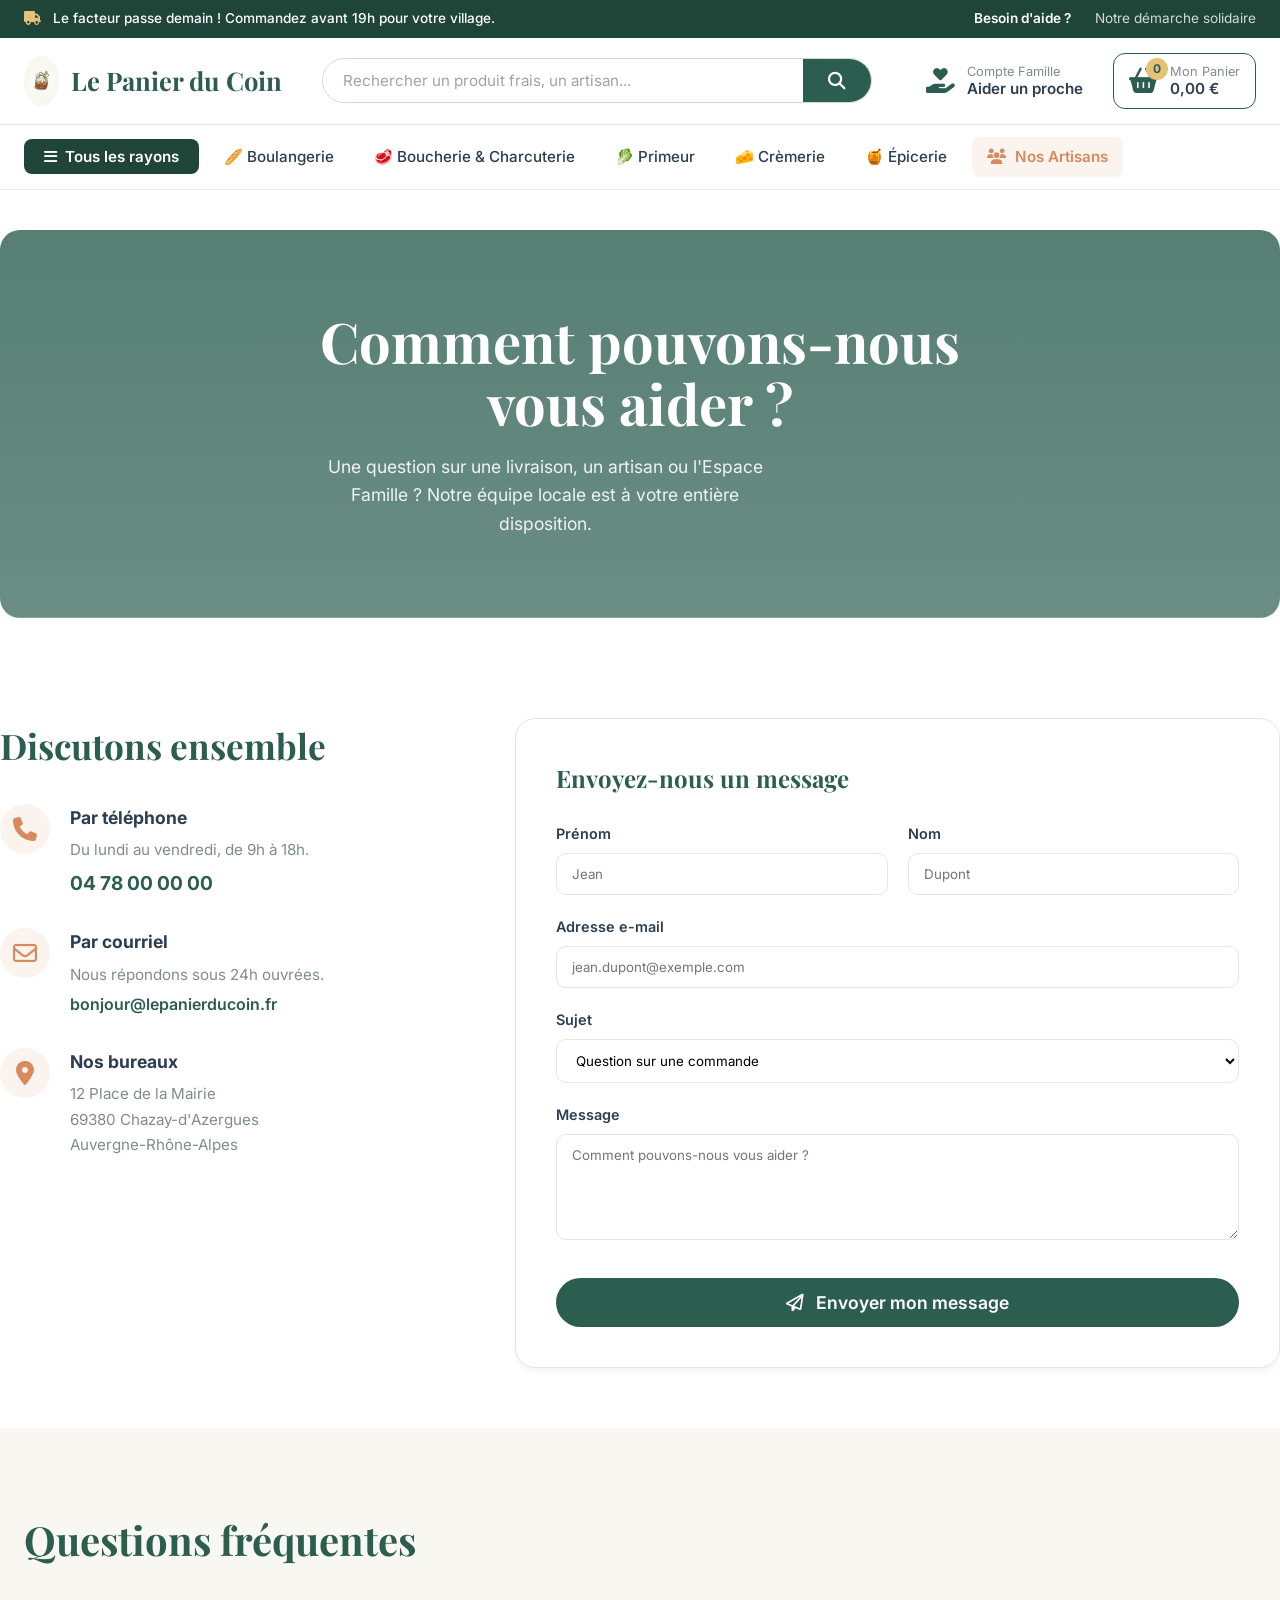
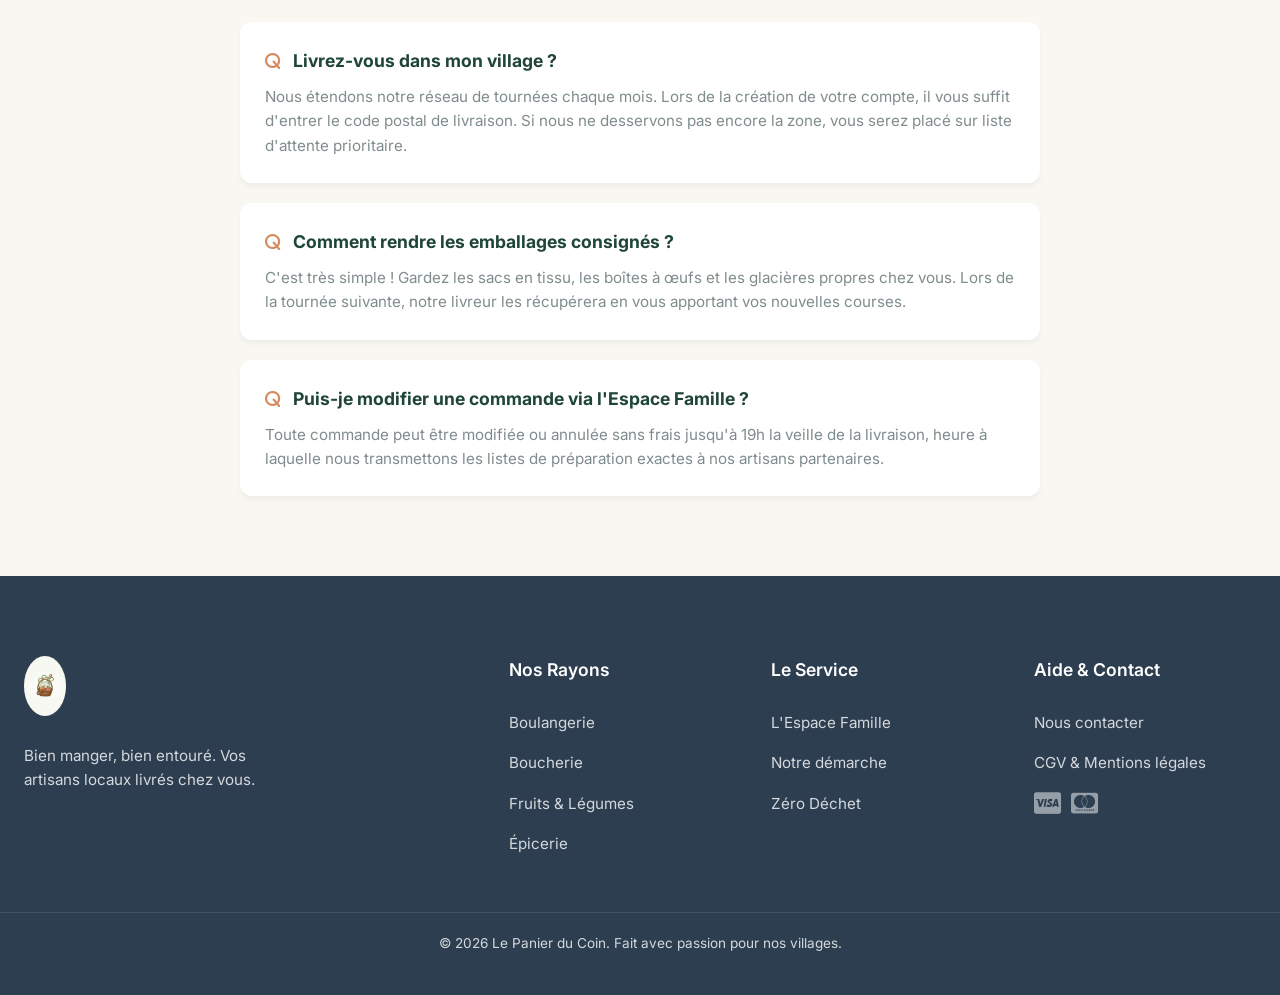
<file: contact.html>
<!DOCTYPE html>
<html lang="fr">
<head>
    <meta charset="UTF-8">
    <meta name="viewport" content="width=device-width, initial-scale=1.0">
    <title>Contact & Aide | Le Panier du Coin</title>
    <link href="https://fonts.googleapis.com/css2?family=Inter:wght@400;500;600;700&family=Playfair+Display:wght@600;700&display=swap" rel="stylesheet">
    <link rel="stylesheet" href="https://cdnjs.cloudflare.com/ajax/libs/font-awesome/6.4.0/css/all.min.css">
    <link rel="stylesheet" href="style.css">
</head>
<body>

    <div class="top-bar">
        <div class="container top-bar-content">
            <div class="top-bar-left">
                <span><i class="fa-solid fa-truck"></i> Le facteur passe demain ! Commandez avant 19h pour votre village.</span>
            </div>
            <div class="top-bar-right">
                <a href="contact.html" style="color: var(--white); font-weight: 600;">Besoin d'aide ?</a>
                <a href="concept.html">Notre démarche solidaire</a>
            </div>
        </div>
    </div>

    <header class="main-header">
        <div class="container header-content">
            <a href="index.html" class="brand-logo">
                <img src="logo.png" alt="Logo Le Panier du Coin">
                <span class="brand-name">Le Panier du Coin</span>
            </a>

            <div class="search-bar">
                <input type="text" placeholder="Rechercher un produit frais, un artisan...">
                <button type="button" onclick="window.location.href='boutique.html'"><i class="fa-solid fa-magnifying-glass"></i></button>
            </div>

            <div class="user-actions">
                <button class="action-btn" onclick="window.location.href='famille.html'">
                    <i class="fa-solid fa-hand-holding-heart"></i>
                    <div class="action-text">
                        <span>Compte Famille</span>
                        <strong>Aider un proche</strong>
                    </div>
                </button>
                <button class="action-btn cart-btn" onclick="window.location.href='panier.html'">
                    <div class="cart-icon-wrapper">
                        <i class="fa-solid fa-basket-shopping"></i>
                        <span class="cart-badge">0</span>
                    </div>
                    <div class="action-text">
                        <span>Mon Panier</span>
                        <strong>0,00 €</strong>
                    </div>
                </button>
            </div>
        </div>
    </header>

    <nav class="category-nav">
        <div class="container nav-links">
            <button class="all-categories-btn" onclick="window.location.href='boutique.html'"><i class="fa-solid fa-bars"></i> Tous les rayons</button>
            <a href="boutique.html">🥖 Boulangerie</a>
            <a href="boutique.html">🥩 Boucherie & Charcuterie</a>
            <a href="boutique.html">🥬 Primeur</a>
            <a href="boutique.html">🧀 Crèmerie</a>
            <a href="boutique.html">🍯 Épicerie</a>
            <a href="concept.html" class="highlight-link"><i class="fa-solid fa-users"></i> Nos Artisans</a>
        </div>
    </nav>

    <main>
        <section class="hero-banner container" style="background-image: linear-gradient(rgba(44, 94, 79, 0.8), rgba(44, 94, 79, 0.7)), url('https://images.unsplash.com/photo-1596524430615-b46475ddff6e?q=80&w=1600&auto=format&fit=crop'); min-height: 350px; display: flex; align-items: center; justify-content: center; text-align: center;">
            <div class="banner-content" style="max-width: 700px; margin: 0 auto;">
                <h1 style="font-size: 3.5rem; margin-bottom: 20px;">Comment pouvons-nous<br>vous aider ?</h1>
                <p style="font-size: 1.1rem; margin-bottom: 0;">Une question sur une livraison, un artisan ou l'Espace Famille ? Notre équipe locale est à votre entière disposition.</p>
            </div>
        </section>

        <section class="container" style="padding: 60px 0; display: flex; flex-wrap: wrap; gap: 60px;">
            
            <div style="flex: 1; min-width: 300px;">
                <h2 style="font-size: 2.2rem; color: var(--primary); margin-bottom: 30px;">Discutons ensemble</h2>
                
                <div style="margin-bottom: 30px; display: flex; align-items: flex-start; gap: 20px;">
                    <div style="background: rgba(214, 138, 94, 0.1); width: 50px; height: 50px; border-radius: 50%; display: flex; align-items: center; justify-content: center; font-size: 1.5rem; color: var(--secondary);">
                        <i class="fa-solid fa-phone"></i>
                    </div>
                    <div>
                        <strong style="display: block; font-size: 1.1rem; color: var(--text-main); margin-bottom: 5px;">Par téléphone</strong>
                        <span style="color: var(--text-muted); font-size: 0.95rem;">Du lundi au vendredi, de 9h à 18h.</span>
                        <a href="tel:+33478000000" style="display: block; margin-top: 5px; font-weight: 700; color: var(--primary); font-size: 1.2rem;">04 78 00 00 00</a>
                    </div>
                </div>

                <div style="margin-bottom: 30px; display: flex; align-items: flex-start; gap: 20px;">
                    <div style="background: rgba(214, 138, 94, 0.1); width: 50px; height: 50px; border-radius: 50%; display: flex; align-items: center; justify-content: center; font-size: 1.5rem; color: var(--secondary);">
                        <i class="fa-regular fa-envelope"></i>
                    </div>
                    <div>
                        <strong style="display: block; font-size: 1.1rem; color: var(--text-main); margin-bottom: 5px;">Par courriel</strong>
                        <span style="color: var(--text-muted); font-size: 0.95rem;">Nous répondons sous 24h ouvrées.</span>
                        <a href="mailto:bonjour@lepanierducoin.fr" style="display: block; margin-top: 5px; font-weight: 600; color: var(--primary);">bonjour@lepanierducoin.fr</a>
                    </div>
                </div>

                <div style="margin-bottom: 30px; display: flex; align-items: flex-start; gap: 20px;">
                    <div style="background: rgba(214, 138, 94, 0.1); width: 50px; height: 50px; border-radius: 50%; display: flex; align-items: center; justify-content: center; font-size: 1.5rem; color: var(--secondary);">
                        <i class="fa-solid fa-location-dot"></i>
                    </div>
                    <div>
                        <strong style="display: block; font-size: 1.1rem; color: var(--text-main); margin-bottom: 5px;">Nos bureaux</strong>
                        <span style="color: var(--text-muted); font-size: 0.95rem; line-height: 1.5;">12 Place de la Mairie<br>69380 Chazay-d'Azergues<br>Auvergne-Rhône-Alpes</span>
                    </div>
                </div>
            </div>

            <div style="flex: 1.5; min-width: 350px; background: white; padding: 40px; border-radius: 20px; box-shadow: var(--shadow-sm); border: 1px solid var(--border-color);">
                <h3 style="font-size: 1.5rem; color: var(--primary); margin-bottom: 25px;">Envoyez-nous un message</h3>
                <form onsubmit="event.preventDefault(); alert('Merci ! Votre message a bien été envoyé. Notre équipe vous répondra très vite.');">
                    <div style="display: flex; gap: 20px; margin-bottom: 20px;">
                        <div style="flex: 1;">
                            <label style="display: block; font-weight: 600; margin-bottom: 8px; color: var(--text-main); font-size: 0.9rem;">Prénom</label>
                            <input type="text" required placeholder="Jean" style="width: 100%; padding: 12px 15px; border: 1px solid var(--border-color); border-radius: 10px; font-family: inherit; outline: none;">
                        </div>
                        <div style="flex: 1;">
                            <label style="display: block; font-weight: 600; margin-bottom: 8px; color: var(--text-main); font-size: 0.9rem;">Nom</label>
                            <input type="text" required placeholder="Dupont" style="width: 100%; padding: 12px 15px; border: 1px solid var(--border-color); border-radius: 10px; font-family: inherit; outline: none;">
                        </div>
                    </div>

                    <div style="margin-bottom: 20px;">
                        <label style="display: block; font-weight: 600; margin-bottom: 8px; color: var(--text-main); font-size: 0.9rem;">Adresse e-mail</label>
                        <input type="email" required placeholder="jean.dupont@exemple.com" style="width: 100%; padding: 12px 15px; border: 1px solid var(--border-color); border-radius: 10px; font-family: inherit; outline: none;">
                    </div>

                    <div style="margin-bottom: 20px;">
                        <label style="display: block; font-weight: 600; margin-bottom: 8px; color: var(--text-main); font-size: 0.9rem;">Sujet</label>
                        <select style="width: 100%; padding: 12px 15px; border: 1px solid var(--border-color); border-radius: 10px; font-family: inherit; outline: none; background: white; cursor: pointer;">
                            <option>Question sur une commande</option>
                            <option>Information sur l'Espace Famille</option>
                            <option>Devenir artisan partenaire</option>
                            <option>Problème technique</option>
                            <option>Autre</option>
                        </select>
                    </div>

                    <div style="margin-bottom: 30px;">
                        <label style="display: block; font-weight: 600; margin-bottom: 8px; color: var(--text-main); font-size: 0.9rem;">Message</label>
                        <textarea required placeholder="Comment pouvons-nous vous aider ?" rows="5" style="width: 100%; padding: 12px 15px; border: 1px solid var(--border-color); border-radius: 10px; font-family: inherit; outline: none; resize: vertical;"></textarea>
                    </div>

                    <button type="submit" class="btn-primary" style="width: 100%; font-size: 1.1rem;"><i class="fa-regular fa-paper-plane" style="margin-right: 8px;"></i> Envoyer mon message</button>
                </form>
            </div>
        </section>

        <section style="background-color: var(--bg-light); padding: 80px 0; margin-bottom: -80px;">
            <div class="container">
                <div class="section-header" style="text-align: center; margin-bottom: 50px;">
                    <h2 style="font-size: 2.5rem; color: var(--primary);">Questions fréquentes</h2>
                </div>

                <div style="max-width: 800px; margin: 0 auto; display: flex; flex-direction: column; gap: 20px;">
                    
                    <div style="background: white; padding: 25px; border-radius: 12px; box-shadow: var(--shadow-sm);">
                        <h4 style="font-family: var(--font-ui); font-size: 1.1rem; color: var(--primary-dark); margin-bottom: 10px;"><i class="fa-solid fa-q" style="color: var(--secondary); margin-right: 8px;"></i> Livrez-vous dans mon village ?</h4>
                        <p style="color: var(--text-muted); font-size: 0.95rem; margin-bottom: 0;">Nous étendons notre réseau de tournées chaque mois. Lors de la création de votre compte, il vous suffit d'entrer le code postal de livraison. Si nous ne desservons pas encore la zone, vous serez placé sur liste d'attente prioritaire.</p>
                    </div>

                    <div style="background: white; padding: 25px; border-radius: 12px; box-shadow: var(--shadow-sm);">
                        <h4 style="font-family: var(--font-ui); font-size: 1.1rem; color: var(--primary-dark); margin-bottom: 10px;"><i class="fa-solid fa-q" style="color: var(--secondary); margin-right: 8px;"></i> Comment rendre les emballages consignés ?</h4>
                        <p style="color: var(--text-muted); font-size: 0.95rem; margin-bottom: 0;">C'est très simple ! Gardez les sacs en tissu, les boîtes à œufs et les glacières propres chez vous. Lors de la tournée suivante, notre livreur les récupérera en vous apportant vos nouvelles courses.</p>
                    </div>

                    <div style="background: white; padding: 25px; border-radius: 12px; box-shadow: var(--shadow-sm);">
                        <h4 style="font-family: var(--font-ui); font-size: 1.1rem; color: var(--primary-dark); margin-bottom: 10px;"><i class="fa-solid fa-q" style="color: var(--secondary); margin-right: 8px;"></i> Puis-je modifier une commande via l'Espace Famille ?</h4>
                        <p style="color: var(--text-muted); font-size: 0.95rem; margin-bottom: 0;">Toute commande peut être modifiée ou annulée sans frais jusqu'à 19h la veille de la livraison, heure à laquelle nous transmettons les listes de préparation exactes à nos artisans partenaires.</p>
                    </div>

                </div>
            </div>
        </section>
    </main>

    <footer class="main-footer">
        <div class="container footer-grid">
            <div class="footer-col brand-col">
                <img src="logo.png" alt="Logo Le Panier du Coin" class="footer-logo">
                <p>Bien manger, bien entouré. Vos artisans locaux livrés chez vous.</p>
            </div>
            <div class="footer-col">
                <h4>Nos Rayons</h4>
                <ul>
                    <li><a href="boutique.html">Boulangerie</a></li>
                    <li><a href="boutique.html">Boucherie</a></li>
                    <li><a href="boutique.html">Fruits & Légumes</a></li>
                    <li><a href="boutique.html">Épicerie</a></li>
                </ul>
            </div>
            <div class="footer-col">
                <h4>Le Service</h4>
                <ul>
                    <li><a href="famille.html">L'Espace Famille</a></li>
                    <li><a href="concept.html">Notre démarche</a></li>
                    <li><a href="concept.html">Zéro Déchet</a></li>
                </ul>
            </div>
            <div class="footer-col">
                <h4>Aide & Contact</h4>
                <ul>
                    <li><a href="contact.html">Nous contacter</a></li>
                    <li><a href="#">CGV & Mentions légales</a></li>
                    <div class="payment-methods" style="margin-top: 15px; font-size: 1.5rem; display: flex; gap: 10px;">
                        <i class="fa-brands fa-cc-visa"></i>
                        <i class="fa-brands fa-cc-mastercard"></i>
                    </div>
                </ul>
            </div>
        </div>
        <div class="container" style="text-align: center; margin-top: 40px; padding-top: 20px; border-top: 1px solid rgba(255,255,255,0.1); font-size: 0.85rem;">
            &copy; 2026 Le Panier du Coin. Fait avec passion pour nos villages.
        </div>
    </footer>

    <script src="script.js"></script>
</body>
</html>
</file>
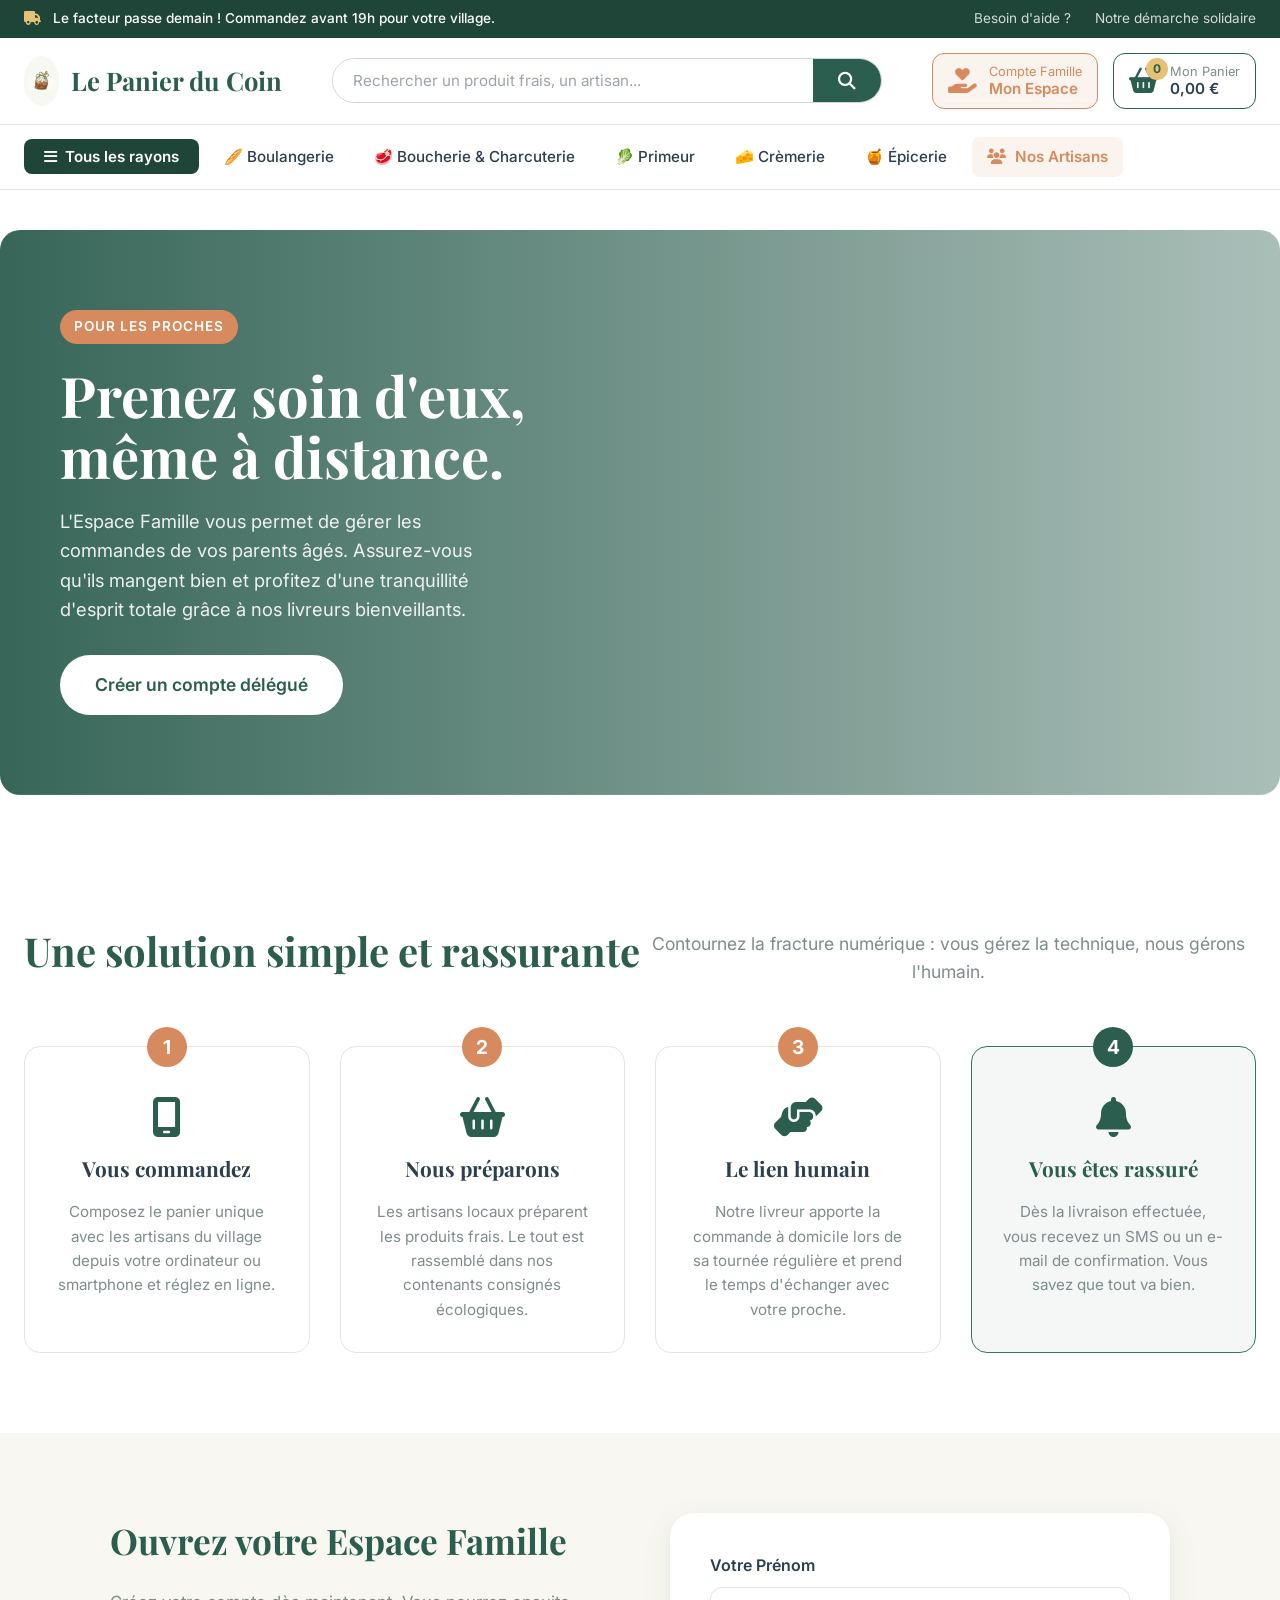
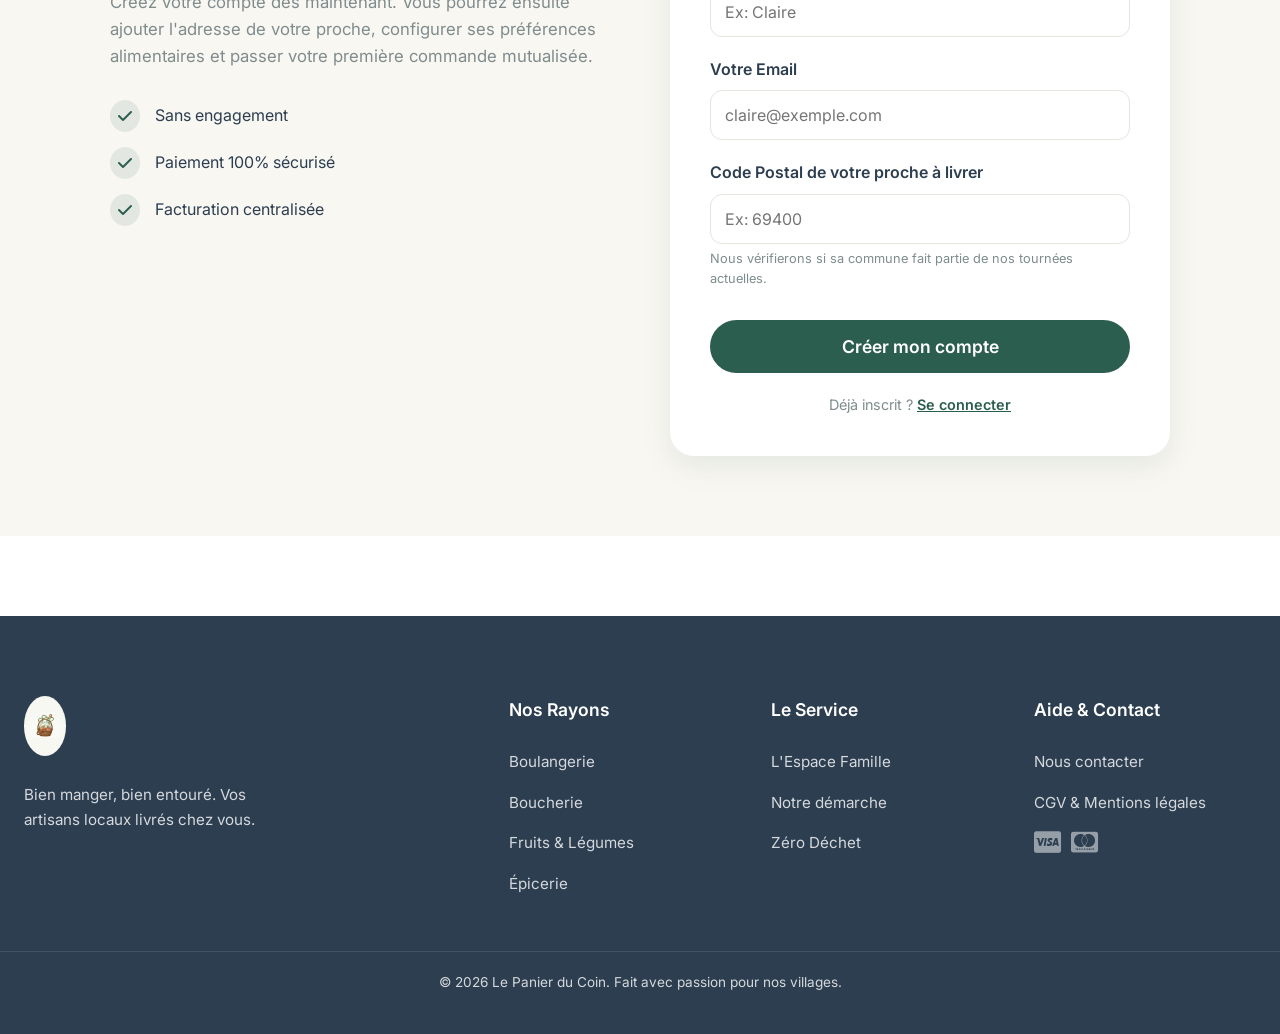
<file: famille.html>
<!DOCTYPE html>
<html lang="fr">
<head>
    <meta charset="UTF-8">
    <meta name="viewport" content="width=device-width, initial-scale=1.0">
    <title>L'Espace Famille | Le Panier du Coin</title>
    <link href="https://fonts.googleapis.com/css2?family=Inter:wght@400;500;600;700&family=Playfair+Display:wght@600;700&display=swap" rel="stylesheet">
    <link rel="stylesheet" href="https://cdnjs.cloudflare.com/ajax/libs/font-awesome/6.4.0/css/all.min.css">
    <link rel="stylesheet" href="style.css">
</head>
<body>

    <div class="top-bar">
        <div class="container top-bar-content">
            <div class="top-bar-left">
                <span><i class="fa-solid fa-truck"></i> Le facteur passe demain ! Commandez avant 19h pour votre village.</span>
            </div>
            <div class="top-bar-right">
                <a href="contact.html">Besoin d'aide ?</a>
                <a href="concept.html">Notre démarche solidaire</a>
            </div>
        </div>
    </div>

    <header class="main-header">
        <div class="container header-content">
            <a href="index.html" class="brand-logo">
                <img src="logo.png" alt="Logo Le Panier du Coin">
                <span class="brand-name">Le Panier du Coin</span>
            </a>

            <div class="search-bar">
                <input type="text" placeholder="Rechercher un produit frais, un artisan...">
                <button type="button" onclick="window.location.href='boutique.html'"><i class="fa-solid fa-magnifying-glass"></i></button>
            </div>

            <div class="user-actions">
                <button class="action-btn" onclick="window.location.href='famille.html'" style="background-color: rgba(214, 138, 94, 0.1); border: 1px solid var(--secondary);">
                    <i class="fa-solid fa-hand-holding-heart" style="color: var(--secondary);"></i>
                    <div class="action-text">
                        <span style="color: var(--secondary);">Compte Famille</span>
                        <strong style="color: var(--secondary);">Mon Espace</strong>
                    </div>
                </button>
                <button class="action-btn cart-btn" onclick="window.location.href='panier.html'">
                    <div class="cart-icon-wrapper">
                        <i class="fa-solid fa-basket-shopping"></i>
                        <span class="cart-badge">0</span>
                    </div>
                    <div class="action-text">
                        <span>Mon Panier</span>
                        <strong>0,00 €</strong>
                    </div>
                </button>
            </div>
        </div>
    </header>

    <nav class="category-nav">
        <div class="container nav-links">
            <button class="all-categories-btn" onclick="window.location.href='boutique.html'"><i class="fa-solid fa-bars"></i> Tous les rayons</button>
            <a href="boutique.html">🥖 Boulangerie</a>
            <a href="boutique.html">🥩 Boucherie & Charcuterie</a>
            <a href="boutique.html">🥬 Primeur</a>
            <a href="boutique.html">🧀 Crèmerie</a>
            <a href="boutique.html">🍯 Épicerie</a>
            <a href="concept.html" class="highlight-link"><i class="fa-solid fa-users"></i> Nos Artisans</a>
        </div>
    </nav>

    <main>
        <section class="hero-banner container" style="background-image: linear-gradient(to right, rgba(44, 94, 79, 0.95) 0%, rgba(44, 94, 79, 0.4) 100%), url('https://images.unsplash.com/photo-1581579438747-104c54099714?q=80&w=1600&auto=format&fit=crop'); min-height: 450px; display: flex; align-items: center;">
            <div class="banner-content" style="max-width: 600px; margin: 0;">
                <span class="banner-tag" style="background-color: var(--secondary); color: white;">Pour les proches</span>
                <h1 style="font-size: 3.5rem; margin-bottom: 20px;">Prenez soin d'eux,<br>même à distance.</h1>
                <p style="font-size: 1.15rem; margin-bottom: 30px; line-height: 1.6;">L'Espace Famille vous permet de gérer les commandes de vos parents âgés. Assurez-vous qu'ils mangent bien et profitez d'une tranquillité d'esprit totale grâce à nos livreurs bienveillants.</p>
                <a href="#creation-compte" class="btn-primary" style="background-color: var(--white); color: var(--primary); font-size: 1.1rem; padding: 16px 35px;">Créer un compte délégué</a>
            </div>
        </section>

        <section style="padding: 80px 0; background-color: var(--white);">
            <div class="container">
                <div class="section-header" style="text-align: center; margin-bottom: 60px;">
                    <h2 style="font-size: 2.5rem; color: var(--primary);">Une solution simple et rassurante</h2>
                    <p style="color: var(--text-muted); font-size: 1.1rem; max-width: 600px; margin: 15px auto 0;">Contournez la fracture numérique : vous gérez la technique, nous gérons l'humain.</p>
                </div>

                <div style="display: grid; grid-template-columns: repeat(auto-fit, minmax(250px, 1fr)); gap: 30px; text-align: center;">
                    <div style="padding: 30px; border: 1px solid var(--border-color); border-radius: 16px; position: relative;">
                        <div style="position: absolute; top: -20px; left: 50%; transform: translateX(-50%); background: var(--secondary); color: white; width: 40px; height: 40px; border-radius: 50%; display: flex; align-items: center; justify-content: center; font-weight: bold; font-size: 1.2rem;">1</div>
                        <i class="fa-solid fa-mobile-screen" style="font-size: 2.5rem; color: var(--primary); margin: 20px 0 15px;"></i>
                        <h3 style="margin-bottom: 15px; font-size: 1.3rem;">Vous commandez</h3>
                        <p style="color: var(--text-muted); font-size: 0.95rem;">Composez le panier unique avec les artisans du village depuis votre ordinateur ou smartphone et réglez en ligne.</p>
                    </div>

                    <div style="padding: 30px; border: 1px solid var(--border-color); border-radius: 16px; position: relative;">
                        <div style="position: absolute; top: -20px; left: 50%; transform: translateX(-50%); background: var(--secondary); color: white; width: 40px; height: 40px; border-radius: 50%; display: flex; align-items: center; justify-content: center; font-weight: bold; font-size: 1.2rem;">2</div>
                        <i class="fa-solid fa-basket-shopping" style="font-size: 2.5rem; color: var(--primary); margin: 20px 0 15px;"></i>
                        <h3 style="margin-bottom: 15px; font-size: 1.3rem;">Nous préparons</h3>
                        <p style="color: var(--text-muted); font-size: 0.95rem;">Les artisans locaux préparent les produits frais. Le tout est rassemblé dans nos contenants consignés écologiques.</p>
                    </div>

                    <div style="padding: 30px; border: 1px solid var(--border-color); border-radius: 16px; position: relative;">
                        <div style="position: absolute; top: -20px; left: 50%; transform: translateX(-50%); background: var(--secondary); color: white; width: 40px; height: 40px; border-radius: 50%; display: flex; align-items: center; justify-content: center; font-weight: bold; font-size: 1.2rem;">3</div>
                        <i class="fa-solid fa-handshake-angle" style="font-size: 2.5rem; color: var(--primary); margin: 20px 0 15px;"></i>
                        <h3 style="margin-bottom: 15px; font-size: 1.3rem;">Le lien humain</h3>
                        <p style="color: var(--text-muted); font-size: 0.95rem;">Notre livreur apporte la commande à domicile lors de sa tournée régulière et prend le temps d'échanger avec votre proche.</p>
                    </div>

                    <div style="padding: 30px; border: 1px solid var(--border-color); border-radius: 16px; position: relative; background: rgba(44, 94, 79, 0.05); border-color: var(--primary-light);">
                        <div style="position: absolute; top: -20px; left: 50%; transform: translateX(-50%); background: var(--primary); color: white; width: 40px; height: 40px; border-radius: 50%; display: flex; align-items: center; justify-content: center; font-weight: bold; font-size: 1.2rem;">4</div>
                        <i class="fa-solid fa-bell" style="font-size: 2.5rem; color: var(--primary); margin: 20px 0 15px;"></i>
                        <h3 style="margin-bottom: 15px; font-size: 1.3rem; color: var(--primary);">Vous êtes rassuré</h3>
                        <p style="color: var(--text-muted); font-size: 0.95rem;">Dès la livraison effectuée, vous recevez un SMS ou un e-mail de confirmation. Vous savez que tout va bien.</p>
                    </div>
                </div>
            </div>
        </section>

        <section id="creation-compte" style="padding: 80px 0; background-color: var(--bg-light);">
            <div class="container" style="display: flex; gap: 60px; align-items: flex-start; justify-content: center;">
                
                <div style="flex: 1; max-width: 500px;">
                    <h2 style="font-size: 2.2rem; color: var(--primary); margin-bottom: 20px;">Ouvrez votre Espace Famille</h2>
                    <p style="font-size: 1.05rem; color: var(--text-muted); margin-bottom: 30px;">Créez votre compte dès maintenant. Vous pourrez ensuite ajouter l'adresse de votre proche, configurer ses préférences alimentaires et passer votre première commande mutualisée.</p>
                    
                    <ul style="list-style: none; margin-bottom: 40px;">
                        <li style="margin-bottom: 15px; display: flex; align-items: center; gap: 15px;"><i class="fa-solid fa-check" style="color: var(--primary); background: rgba(44, 94, 79, 0.1); padding: 8px; border-radius: 50%;"></i> Sans engagement</li>
                        <li style="margin-bottom: 15px; display: flex; align-items: center; gap: 15px;"><i class="fa-solid fa-check" style="color: var(--primary); background: rgba(44, 94, 79, 0.1); padding: 8px; border-radius: 50%;"></i> Paiement 100% sécurisé</li>
                        <li style="display: flex; align-items: center; gap: 15px;"><i class="fa-solid fa-check" style="color: var(--primary); background: rgba(44, 94, 79, 0.1); padding: 8px; border-radius: 50%;"></i> Facturation centralisée</li>
                    </ul>
                </div>

                <div style="flex: 1; max-width: 500px; background: white; padding: 40px; border-radius: 24px; box-shadow: var(--shadow-lg);">
                    <form onsubmit="event.preventDefault(); alert('Votre Espace Famille est en cours de création. Bienvenue !');">
                        <div style="margin-bottom: 20px;">
                            <label style="display: block; font-weight: 600; margin-bottom: 8px; color: var(--text-main);">Votre Prénom</label>
                            <input type="text" required placeholder="Ex: Claire" style="width: 100%; padding: 14px; border: 1px solid var(--border-color); border-radius: 12px; font-family: inherit; font-size: 1rem; outline: none;">
                        </div>
                        
                        <div style="margin-bottom: 20px;">
                            <label style="display: block; font-weight: 600; margin-bottom: 8px; color: var(--text-main);">Votre Email</label>
                            <input type="email" required placeholder="claire@exemple.com" style="width: 100%; padding: 14px; border: 1px solid var(--border-color); border-radius: 12px; font-family: inherit; font-size: 1rem; outline: none;">
                        </div>

                        <div style="margin-bottom: 30px;">
                            <label style="display: block; font-weight: 600; margin-bottom: 8px; color: var(--text-main);">Code Postal de votre proche à livrer</label>
                            <input type="text" required placeholder="Ex: 69400" style="width: 100%; padding: 14px; border: 1px solid var(--border-color); border-radius: 12px; font-family: inherit; font-size: 1rem; outline: none;">
                            <span style="font-size: 0.8rem; color: var(--text-muted); display: block; margin-top: 5px;">Nous vérifierons si sa commune fait partie de nos tournées actuelles.</span>
                        </div>

                        <button type="submit" class="btn-primary" style="width: 100%; font-size: 1.1rem; padding: 16px;">Créer mon compte</button>
                        
                        <p style="text-align: center; margin-top: 20px; font-size: 0.9rem; color: var(--text-muted);">
                            Déjà inscrit ? <a href="#" style="color: var(--primary); font-weight: 600; text-decoration: underline;">Se connecter</a>
                        </p>
                    </form>
                </div>

            </div>
        </section>
    </main>

    <footer class="main-footer">
        <div class="container footer-grid">
            <div class="footer-col brand-col">
                <img src="logo.png" alt="Logo Le Panier du Coin" class="footer-logo">
                <p>Bien manger, bien entouré. Vos artisans locaux livrés chez vous.</p>
            </div>
            <div class="footer-col">
                <h4>Nos Rayons</h4>
                <ul>
                    <li><a href="boutique.html">Boulangerie</a></li>
                    <li><a href="boutique.html">Boucherie</a></li>
                    <li><a href="boutique.html">Fruits & Légumes</a></li>
                    <li><a href="boutique.html">Épicerie</a></li>
                </ul>
            </div>
            <div class="footer-col">
                <h4>Le Service</h4>
                <ul>
                    <li><a href="famille.html">L'Espace Famille</a></li>
                    <li><a href="concept.html">Notre démarche</a></li>
                    <li><a href="concept.html">Zéro Déchet</a></li>
                </ul>
            </div>
            <div class="footer-col">
                <h4>Aide & Contact</h4>
                <ul>
                    <li><a href="contact.html">Nous contacter</a></li>
                    <li><a href="#">CGV & Mentions légales</a></li>
                    <div class="payment-methods" style="margin-top: 15px; font-size: 1.5rem; display: flex; gap: 10px;">
                        <i class="fa-brands fa-cc-visa"></i>
                        <i class="fa-brands fa-cc-mastercard"></i>
                    </div>
                </ul>
            </div>
        </div>
        <div class="container" style="text-align: center; margin-top: 40px; padding-top: 20px; border-top: 1px solid rgba(255,255,255,0.1); font-size: 0.85rem;">
            &copy; 2026 Le Panier du Coin. Fait avec passion pour nos villages.
        </div>
    </footer>

    <script src="script.js"></script>
</body>
</html>
</file>
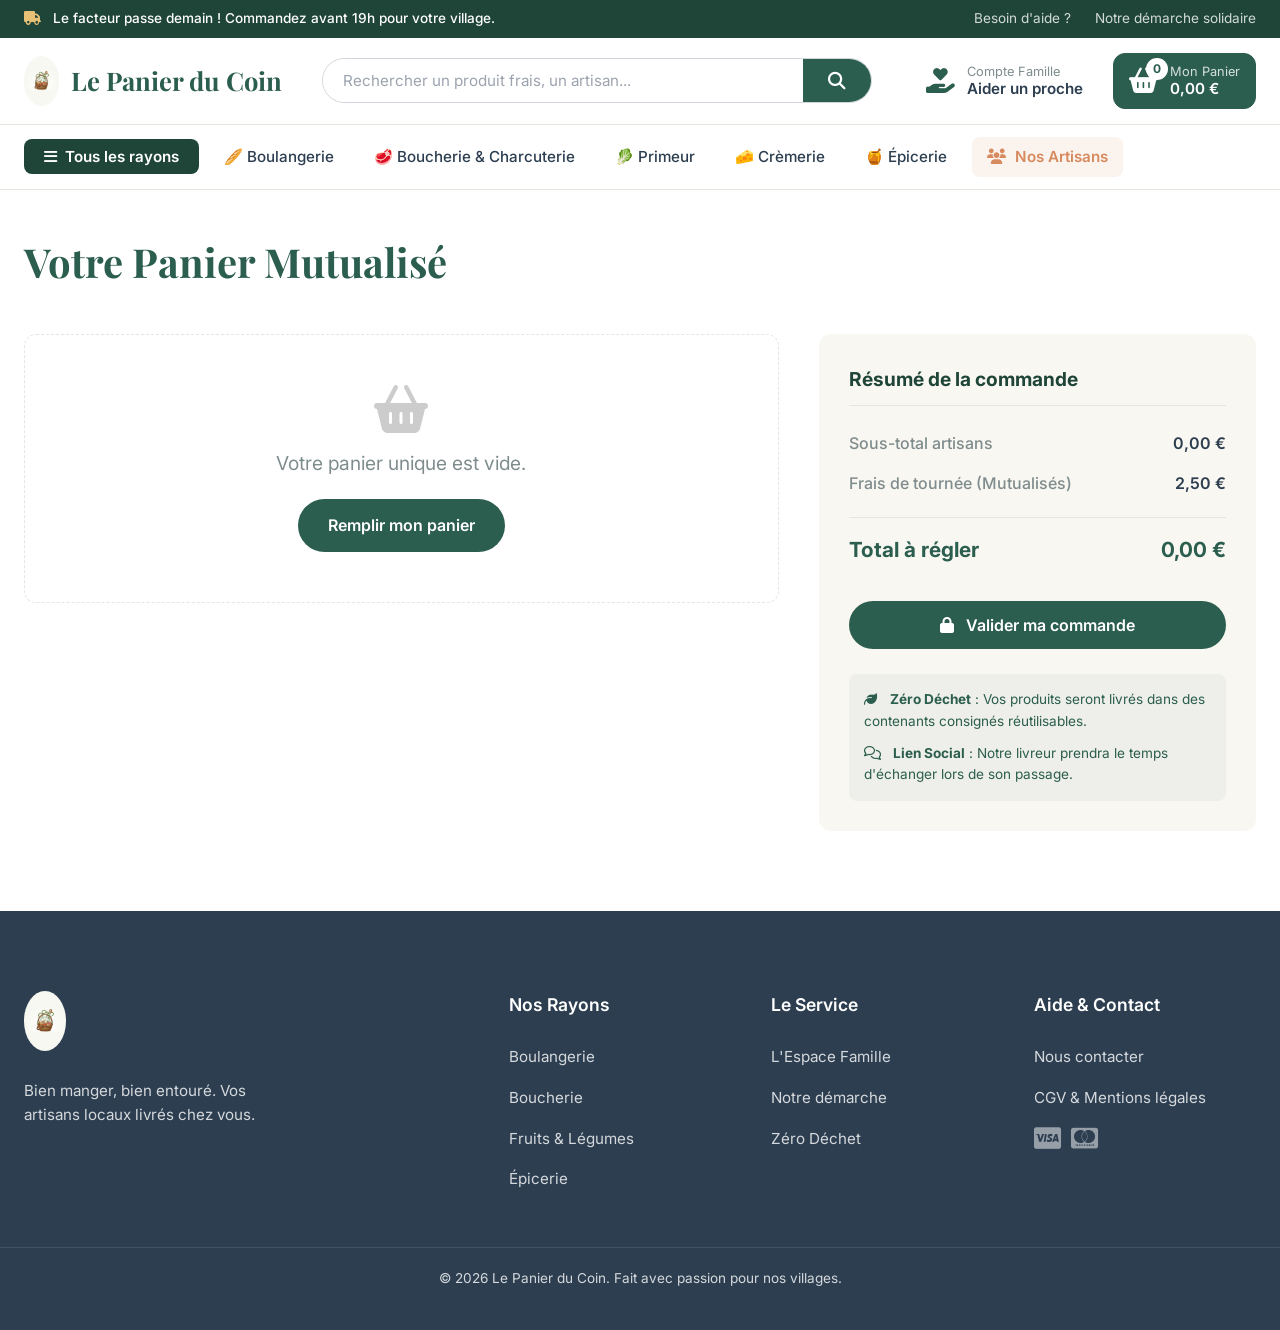
<file: panier.html>
<!DOCTYPE html>
<html lang="fr">
<head>
    <meta charset="UTF-8">
    <meta name="viewport" content="width=device-width, initial-scale=1.0">
    <title>Mon Panier | Le Panier du Coin</title>
    <link href="https://fonts.googleapis.com/css2?family=Inter:wght@400;500;600;700&family=Playfair+Display:wght@600;700&display=swap" rel="stylesheet">
    <link rel="stylesheet" href="https://cdnjs.cloudflare.com/ajax/libs/font-awesome/6.4.0/css/all.min.css">
    <link rel="stylesheet" href="style.css">
</head>
<body>

    <div class="top-bar">
        <div class="container top-bar-content">
            <div class="top-bar-left">
                <span><i class="fa-solid fa-truck"></i> Le facteur passe demain ! Commandez avant 19h pour votre village.</span>
            </div>
            <div class="top-bar-right">
                <a href="contact.html">Besoin d'aide ?</a>
                <a href="concept.html">Notre démarche solidaire</a>
            </div>
        </div>
    </div>

    <header class="main-header">
        <div class="container header-content">
            <a href="index.html" class="brand-logo">
                <img src="logo.png" alt="Logo Le Panier du Coin">
                <span class="brand-name">Le Panier du Coin</span>
            </a>

            <div class="search-bar">
                <input type="text" placeholder="Rechercher un produit frais, un artisan...">
                <button type="button" onclick="window.location.href='boutique.html'"><i class="fa-solid fa-magnifying-glass"></i></button>
            </div>

            <div class="user-actions">
                <button class="action-btn" onclick="window.location.href='famille.html'">
                    <i class="fa-solid fa-hand-holding-heart"></i>
                    <div class="action-text">
                        <span>Compte Famille</span>
                        <strong>Aider un proche</strong>
                    </div>
                </button>
                <button class="action-btn cart-btn" onclick="window.location.href='panier.html'" style="background-color: var(--primary); color: white;">
                    <div class="cart-icon-wrapper">
                        <i class="fa-solid fa-basket-shopping" style="color: white;"></i>
                        <span class="cart-badge" style="background-color: white; color: var(--primary);">0</span>
                    </div>
                    <div class="action-text">
                        <span style="color: rgba(255,255,255,0.8);">Mon Panier</span>
                        <strong style="color: white;">0,00 €</strong>
                    </div>
                </button>
            </div>
        </div>
    </header>

    <nav class="category-nav">
        <div class="container nav-links">
            <button class="all-categories-btn" onclick="window.location.href='boutique.html'"><i class="fa-solid fa-bars"></i> Tous les rayons</button>
            <a href="boutique.html">🥖 Boulangerie</a>
            <a href="boutique.html">🥩 Boucherie & Charcuterie</a>
            <a href="boutique.html">🥬 Primeur</a>
            <a href="boutique.html">🧀 Crèmerie</a>
            <a href="boutique.html">🍯 Épicerie</a>
            <a href="concept.html" class="highlight-link"><i class="fa-solid fa-users"></i> Nos Artisans</a>
        </div>
    </nav>

    <main class="container cart-page" style="min-height: 50vh;">
        <h1 class="page-title">Votre Panier Mutualisé</h1>
        
        <div class="cart-layout">
            <div class="cart-items" id="cart-container">
                </div>

            <div class="cart-summary">
                <h3 style="font-size: 1.2rem; margin-bottom: 25px; border-bottom: 1px solid var(--border-color); padding-bottom: 10px;">Résumé de la commande</h3>
                
                <div class="summary-line">
                    <span style="color: var(--text-muted);">Sous-total artisans</span>
                    <span id="cart-subtotal" style="font-weight: 600;">0,00 €</span>
                </div>
                
                <div class="summary-line">
                    <span style="color: var(--text-muted);">Frais de tournée (Mutualisés)</span>
                    <span style="font-weight: 600;">2,50 €</span>
                </div>
                
                <div class="summary-line total" style="margin-top: 20px;">
                    <span>Total à régler</span>
                    <span id="cart-total-final">0,00 €</span>
                </div>
                
                <button class="btn-primary checkout-btn" onclick="alert('Redirection vers la page de paiement sécurisé...')">
                    <i class="fa-solid fa-lock" style="margin-right: 8px;"></i> Valider ma commande
                </button>
                
                <div style="margin-top: 25px; padding: 15px; background: rgba(44, 94, 79, 0.05); border-radius: 8px; font-size: 0.85rem; color: var(--primary);">
                    <p style="margin-bottom: 10px;"><i class="fa-solid fa-leaf" style="margin-right: 8px;"></i> <strong>Zéro Déchet</strong> : Vos produits seront livrés dans des contenants consignés réutilisables.</p>
                    <p><i class="fa-regular fa-comments" style="margin-right: 8px;"></i> <strong>Lien Social</strong> : Notre livreur prendra le temps d'échanger lors de son passage.</p>
                </div>
            </div>
        </div>
    </main>

    <footer class="main-footer">
        <div class="container footer-grid">
            <div class="footer-col brand-col">
                <img src="logo.png" alt="Logo Le Panier du Coin" class="footer-logo">
                <p>Bien manger, bien entouré. Vos artisans locaux livrés chez vous.</p>
            </div>
            <div class="footer-col">
                <h4>Nos Rayons</h4>
                <ul>
                    <li><a href="boutique.html">Boulangerie</a></li>
                    <li><a href="boutique.html">Boucherie</a></li>
                    <li><a href="boutique.html">Fruits & Légumes</a></li>
                    <li><a href="boutique.html">Épicerie</a></li>
                </ul>
            </div>
            <div class="footer-col">
                <h4>Le Service</h4>
                <ul>
                    <li><a href="famille.html">L'Espace Famille</a></li>
                    <li><a href="concept.html">Notre démarche</a></li>
                    <li><a href="concept.html">Zéro Déchet</a></li>
                </ul>
            </div>
            <div class="footer-col">
                <h4>Aide & Contact</h4>
                <ul>
                    <li><a href="contact.html">Nous contacter</a></li>
                    <li><a href="#">CGV & Mentions légales</a></li>
                    <div class="payment-methods" style="margin-top: 15px; font-size: 1.5rem; display: flex; gap: 10px;">
                        <i class="fa-brands fa-cc-visa"></i>
                        <i class="fa-brands fa-cc-mastercard"></i>
                    </div>
                </ul>
            </div>
        </div>
        <div class="container" style="text-align: center; margin-top: 40px; padding-top: 20px; border-top: 1px solid rgba(255,255,255,0.1); font-size: 0.85rem;">
            &copy; 2026 Le Panier du Coin. Fait avec passion pour nos villages.
        </div>
    </footer>

    <script src="script.js"></script>
</body>
</html>
</file>
<file: style.css>
/* ============================================================
   FEUILLE DE STYLE COMPLETE - LE PANIER DU COIN
   Design Premium, E-commerce, Local & Humain
   ============================================================ */

/* --- VARIABLES GLOBALES & CHARTE GRAPHIQUE --- */
:root {
    /* Palette de couleurs Premium & Nature */
    --primary: #2C5E4F;      /* Vert forêt profond (Confiance, Nature) */
    --primary-light: #3A7361;
    --primary-dark: #1F4539;
    --secondary: #D68A5E;    /* Terracotta chaleureux (Local, Terroir) */
    --secondary-hover: #BF7B51;
    --accent: #E6C176;       /* Or doux (Bio, Qualité, Artisanat) */
    
    /* Couleurs de base */
    --bg-page: #FFFFFF;
    --bg-light: #F9F7F2;     /* Crème très clair (Chaleur, Fond de section) */
    --bg-dark: #2C3E50;      /* Slate gris pour le footer */
    --text-main: #2C3E50;    /* Gris foncé pour le texte */
    --text-muted: #7F8C8D;   /* Gris moyen pour les textes secondaires */
    --white: #FFFFFF;
    --border-color: #E8E5DF; /* Couleur de bordure très douce */

    /* Typographie */
    --font-ui: 'Inter', sans-serif;             /* Pour les prix, grilles, UI (Très lisible) */
    --font-titles: 'Playfair Display', serif;   /* Pour les titres (Élégance, Artisanat) */

    /* Ombres et transitions (Standard e-commerce) */
    --shadow-sm: 0 4px 6px -1px rgba(0,0,0,0.05);
    --shadow-lg: 0 10px 30px rgba(44, 94, 79, 0.1);
    --transition: all 0.3s cubic-bezier(0.16, 1, 0.3, 1);
}

/* --- RESETS & STYLES DE BASE --- */
* { margin: 0; padding: 0; box-sizing: border-box; }

body {
    font-family: var(--font-ui);
    color: var(--text-main);
    background-color: var(--bg-page);
    line-height: 1.6;
    -webkit-font-smoothing: antialiased;
}

h1, h2, h3 { font-family: var(--font-titles); font-weight: 700; }

.container {
    max-width: 1280px;
    margin: 0 auto;
    padding: 0 24px;
}

a { text-decoration: none; color: inherit; transition: var(--transition); }
ul { list-style: none; }
button { font-family: inherit; border: none; cursor: pointer; transition: var(--transition); background: none; outline: none; }

/* --- COMPOSANTS UI UTILITAIRES --- */
.btn-primary {
    background-color: var(--primary);
    color: var(--white);
    padding: 14px 30px;
    border-radius: 50px;
    font-weight: 600;
    font-size: 1rem;
    display: inline-block;
}
.btn-primary:hover {
    background-color: var(--primary-light);
    transform: translateY(-2px);
    box-shadow: 0 6px 15px rgba(44, 94, 79, 0.2);
}

.btn-outline {
    background-color: transparent;
    color: var(--primary);
    border: 2px solid var(--primary);
    padding: 12px 25px;
    border-radius: 50px;
    font-weight: 600;
    font-size: 1rem;
    display: inline-block;
    transition: var(--transition);
}
.btn-outline:hover {
    background-color: var(--primary);
    color: var(--white);
}

/* --- TOP BAR (BARRE UTILITE SUPERIEURE) --- */
.top-bar {
    background-color: var(--primary-dark);
    color: var(--white);
    padding: 8px 0;
    font-size: 0.85rem;
    font-weight: 500;
}
.top-bar-content { display: flex; justify-content: space-between; align-items: center; }
.top-bar-left i { color: var(--accent); margin-right: 8px; }
.top-bar-right a { margin-left: 20px; font-weight: 400; color: rgba(255,255,255,0.8); }
.top-bar-right a:hover { color: var(--white); }

/* --- MAIN HEADER (ENTETE PRINCIPAL) --- */
.main-header {
    background-color: var(--white);
    padding: 15px 0;
    border-bottom: 1px solid var(--border-color);
}
.header-content { display: flex; justify-content: space-between; align-items: center; gap: 30px; }

/* -- Logo & Marque (Adaptation du Logo) -- */
.brand-logo { display: flex; align-items: center; gap: 12px; }

.brand-logo img {
    /* -- ADAPTATION DU LOGO : Taille nette, non "grasse" -- */
    height: 50px;       /* Hauteur élégante et proportionnée */
    width: auto;         /* Garde le ratio d'aspect */
    object-fit: contain; /* Assure que le logo entier est visible */
    border-radius: 50%; /* Arrondi si le logo est carré */
    transition: var(--transition);
}
.brand-logo:hover img { transform: scale(1.05); }

.brand-name {
    font-family: var(--font-titles);
    font-size: 1.6rem;
    color: var(--primary);
    font-weight: 700;
    line-height: 1;
}

/* -- Barre de recherche centrale (Style Distribution) -- */
.search-bar {
    flex-grow: 1;
    max-width: 550px;
    position: relative;
    display: flex;
    border: 1px solid #D1D5DB; /* Couleur de bordure standard e-commerce */
    border-radius: 50px;
    overflow: hidden;
    transition: border-color 0.3s;
}
.search-bar:focus-within { border-color: var(--primary); }
.search-bar input {
    width: 100%;
    padding: 12px 20px;
    border: none;
    font-family: inherit;
    font-size: 0.95rem;
    color: var(--text-main);
    outline: none;
}
.search-bar input::placeholder { color: #9CA3AF; }
.search-bar button {
    background-color: var(--primary);
    color: var(--white);
    padding: 0 25px;
    font-size: 1.1rem;
}
.search-bar button:hover { background-color: var(--primary-light); }

/* -- Actions utilisateur -- */
.user-actions { display: flex; align-items: center; gap: 15px; }

.action-btn {
    display: flex;
    align-items: center;
    gap: 12px;
    padding: 10px 15px;
    border-radius: 12px;
}
.action-btn:hover { background-color: rgba(44, 94, 79, 0.05); }
.action-btn i { font-size: 1.6rem; color: var(--primary); }
.action-text { display: flex; flex-direction: column; text-align: left; }
.action-text span { font-size: 0.8rem; color: var(--text-muted); font-weight: 400; }
.action-text strong { font-size: 0.95rem; color: var(--text-main); font-weight: 600; }

.cart-btn {
    border: 1px solid var(--primary);
    color: var(--primary);
}
.cart-btn:hover { background-color: var(--primary); color: var(--white); }
.cart-btn:hover i, .cart-btn:hover .action-text strong { color: var(--white); }
.cart-icon-wrapper { position: relative; }
.cart-badge {
    position: absolute; top: -10px; right: -10px;
    background-color: var(--accent);
    color: var(--primary);
    font-size: 0.75rem; font-weight: bold;
    height: 22px; width: 22px;
    border-radius: 50%;
    display: flex; align-items: center; justify-content: center;
}

/* --- CATEGORY NAV (MENU RAYONS) --- */
.category-nav {
    background-color: var(--white);
    border-bottom: 1px solid var(--border-color);
    padding: 12px 0;
}
.nav-links { display: flex; align-items: center; gap: 10px; }
.nav-links a {
    text-decoration: none;
    color: var(--text-main);
    font-weight: 500;
    padding: 8px 15px;
    border-radius: 8px;
    font-size: 0.95rem;
}
.nav-links a:hover { background-color: rgba(44, 94, 79, 0.05); color: var(--primary); }

.all-categories-btn {
    background-color: var(--primary-dark);
    color: var(--white);
    padding: 8px 20px;
    border-radius: 8px;
    font-weight: 600;
    font-size: 0.95rem;
    display: flex; align-items: center; gap: 8px;
}
.all-categories-btn:hover { background-color: var(--primary); }

.highlight-link {
    background-color: rgba(214, 138, 94, 0.1);
    color: var(--secondary) !important;
    font-weight: 600 !important;
}
.highlight-link i { margin-right: 5px; }

/* --- HERO BANNER (STYLE PROMOTION) --- */
.hero-banner {
    margin: 40px auto;
    background-size: cover; 
    background-position: center;
    border-radius: 20px;
    padding: 80px 60px;
    color: var(--white);
    display: flex; align-items: center;
}
.banner-content { max-width: 550px; }
.banner-tag {
    display: inline-block; padding: 6px 14px;
    background-color: rgba(230, 193, 118, 0.2); color: var(--accent);
    border-radius: 30px; font-weight: 600; font-size: 0.85rem;
    text-transform: uppercase; letter-spacing: 1px; margin-bottom: 20px;
}
.banner-content h1 { font-size: 3.5rem; line-height: 1.1; margin-bottom: 20px; }
.banner-content p { font-size: 1.2rem; color: rgba(255,255,255,0.9); margin-bottom: 35px; max-width: 450px; }

/* --- BARRE DE REASSURANCE (TRES IMPORTANT) --- */
.reassurance-bar {
    background-color: var(--bg-light);
    border-radius: 20px;
    padding: 30px;
    margin: 60px auto;
    display: grid; grid-template-columns: repeat(4, 1fr); gap: 20px;
    box-shadow: var(--shadow-sm);
}
.reassurance-item { display: flex; align-items: center; gap: 20px; border-right: 1px solid var(--border-color); padding-right: 20px; }
.reassurance-item:last-child { border-right: none; }
.reassurance-item i { font-size: 2.2rem; color: var(--primary); width: 40px; text-align: center;}
.reassurance-item div { display: flex; flex-direction: column; }
.reassurance-item strong { font-weight: 700; font-size: 1.1rem; color: var(--primary); }
.reassurance-item span { font-size: 0.9rem; color: var(--text-muted); font-weight: 400; }

/* --- GRILLE DE PRODUITS (STYLE DISTRIBUTION) --- */
.products-section { margin: 80px auto; }
.section-header { display: flex; justify-content: space-between; align-items: center; margin-bottom: 40px; }
.section-header h2 { font-size: 2.5rem; color: var(--primary); }
.view-all { color: var(--secondary); font-weight: 600; display: flex; align-items: center; gap: 8px; }
.view-all:hover { color: var(--secondary-hover); }

.products-grid { display: grid; grid-template-columns: repeat(auto-fit, minmax(280px, 1fr)); gap: 30px; }

/* -- Fiche Produit (Product Card) -- */
.product-card {
    background-color: var(--white);
    border: 1px solid var(--border-color);
    border-radius: 12px;
    overflow: hidden;
    position: relative;
    transition: var(--transition);
}
.product-card:hover {
    transform: translateY(-8px);
    box-shadow: var(--shadow-lg);
    border-color: var(--primary);
}

.product-badge {
    position: absolute; top: 12px; left: 12px;
    background-color: var(--accent); color: var(--primary);
    padding: 5px 12px; border-radius: 20px;
    font-size: 0.75rem; font-weight: 700; text-transform: uppercase;
}
.product-badge.bio { background-color: rgba(44, 94, 79, 0.1); color: var(--primary); }

.product-image { height: 200px; display: flex; align-items: center; justify-content: center; overflow: hidden; background-color: #f8f8f8; }
.product-image img { width: 100%; height: 100%; object-fit: cover; transition: var(--transition); }
.product-card:hover .product-image img { transform: scale(1.05); }

.product-details { padding: 20px; display: flex; flex-direction: column; }
.artisan-name { color: var(--accent); font-weight: 600; font-size: 0.8rem; text-transform: uppercase; letter-spacing: 0.5px; }
.product-title { font-family: var(--font-ui); font-size: 1.15rem; font-weight: 600; color: var(--text-main); margin: 6px 0 10px 0; height: 1.3em; overflow: hidden; }
.product-weight { color: var(--text-muted); font-size: 0.85rem; font-weight: 400; margin-bottom: 20px; }

.product-bottom { display: flex; justify-content: space-between; align-items: center; margin-top: auto; }
.product-price { font-size: 1.4rem; font-weight: 700; color: var(--primary); font-family: var(--font-ui); }

.add-to-cart-btn {
    background-color: var(--bg-light);
    border: 1px solid var(--primary);
    color: var(--primary);
    padding: 8px 18px;
    border-radius: 8px;
    font-weight: 600;
    font-size: 0.9rem;
    display: flex; align-items: center; gap: 8px;
}
.add-to-cart-btn:hover { background-color: var(--primary); color: var(--white); }

/* --- PIED DE PAGE COMPLET (STANDARD E-COMMERCE) --- */
.main-footer {
    background-color: var(--bg-dark);
    color: rgba(255,255,255,0.8);
    padding: 80px 0 40px 0;
    margin-top: 80px;
}
.footer-grid { display: grid; grid-template-columns: 2fr repeat(3, 1fr); gap: 40px; }

.footer-logo {
    /* -- ADAPTATION DU LOGO : Taille nette dans le footer -- */
    height: 60px;       /* Légèrement plus grand dans le footer */
    width: auto;
    object-fit: contain;
    border-radius: 50%;
    margin-bottom: 20px;
}
.brand-col p { font-size: 0.95rem; max-width: 250px; }

.footer-col h4 { font-family: var(--font-ui); color: var(--white); font-weight: 600; font-size: 1.1rem; margin-bottom: 25px; }
.footer-col ul li { margin-bottom: 15px; }
.footer-col ul li a { font-size: 0.95rem; }
.footer-col ul li a:hover { color: var(--accent); padding-left: 5px; }

.payment-methods { display: flex; gap: 15px; margin-top: 25px; font-size: 1.8rem; color: rgba(255,255,255,0.5); }
.payment-methods i:hover { color: var(--white); }

/* --- RESPONSIVE DESIGN (STANDARD) --- */
@media (max-width: 1024px) {
    .header-content { flex-wrap: wrap; justify-content: center; }
    .search-bar { order: 3; max-width: 100%; margin-top: 15px; }
    .reassurance-bar { grid-template-columns: repeat(2, 1fr); gap: 30px; }
    .hero-banner { padding: 50px 30px; }
    .hero h1 { font-size: 2.8rem; }
}

/* --- STYLES DES NOUVELLES PAGES --- */

/* Layout Boutique */
.page-layout { display: flex; gap: 40px; margin: 40px auto; align-items: flex-start; }
.sidebar-filters { width: 250px; background: var(--bg-light); padding: 30px; border-radius: 12px; position: sticky; top: 120px; }
.sidebar-filters h3 { font-size: 1.2rem; color: var(--primary); margin-bottom: 20px; }
.filter-list li { margin-bottom: 15px; }
.filter-list a { font-weight: 500; }
.filter-list a.active, .filter-list a:hover { color: var(--secondary); font-weight: 600; }
.full-width { flex: 1; margin: 0; }

/* Layout Panier */
.page-title { margin: 40px 0; color: var(--primary); font-size: 2.5rem; }
.cart-layout { display: flex; gap: 40px; align-items: flex-start; margin-bottom: 80px;}
.cart-items { flex: 2; display: flex; flex-direction: column; gap: 20px; }
.cart-item { display: flex; align-items: center; justify-content: space-between; padding: 20px; background: var(--white); border: 1px solid var(--border-color); border-radius: 12px; }
.cart-item-info { display: flex; align-items: center; gap: 20px; }
.cart-item-info img { width: 80px; height: 80px; border-radius: 8px; object-fit: cover; }
.cart-item-info h4 { font-family: var(--font-ui); font-size: 1.1rem; }
.cart-item-price { font-weight: 700; color: var(--primary); font-size: 1.2rem; }
.btn-remove { color: #e74c3c; font-size: 1.2rem; }

.cart-summary { flex: 1; background: var(--bg-light); padding: 30px; border-radius: 12px; position: sticky; top: 120px; }
.cart-summary h3 { margin-bottom: 20px; font-family: var(--font-ui); color: var(--primary-dark); }
.summary-line { display: flex; justify-content: space-between; margin-bottom: 15px; font-weight: 500; }
.summary-line.total { border-top: 1px solid var(--border-color); padding-top: 15px; font-size: 1.3rem; font-weight: 700; color: var(--primary); }
.checkout-btn { width: 100%; margin-top: 20px; text-align: center; }
.reassurance-cart { margin-top: 20px; font-size: 0.85rem; color: var(--primary-light); display: flex; gap: 10px; align-items: center; }

/* Message panier vide */
.empty-cart { text-align: center; padding: 50px; color: var(--text-muted); font-size: 1.2rem; background: white; border-radius: 12px; border: 1px dashed var(--border-color); }

/* --- TOAST NOTIFICATION (Généré par JS) --- */
.toast-notification {
    visibility: hidden;
    min-width: 250px;
    background-color: var(--primary-dark);
    color: var(--white);
    text-align: center;
    border-radius: 8px;
    padding: 16px;
    position: fixed;
    z-index: 9999;
    left: 50%;
    bottom: 30px;
    transform: translateX(-50%) translateY(20px);
    box-shadow: var(--shadow-lg);
    font-weight: 500;
    opacity: 0;
    transition: all 0.4s cubic-bezier(0.16, 1, 0.3, 1);
}

.toast-notification.show {
    visibility: visible;
    opacity: 1;
    transform: translateX(-50%) translateY(0);
}
</file>
